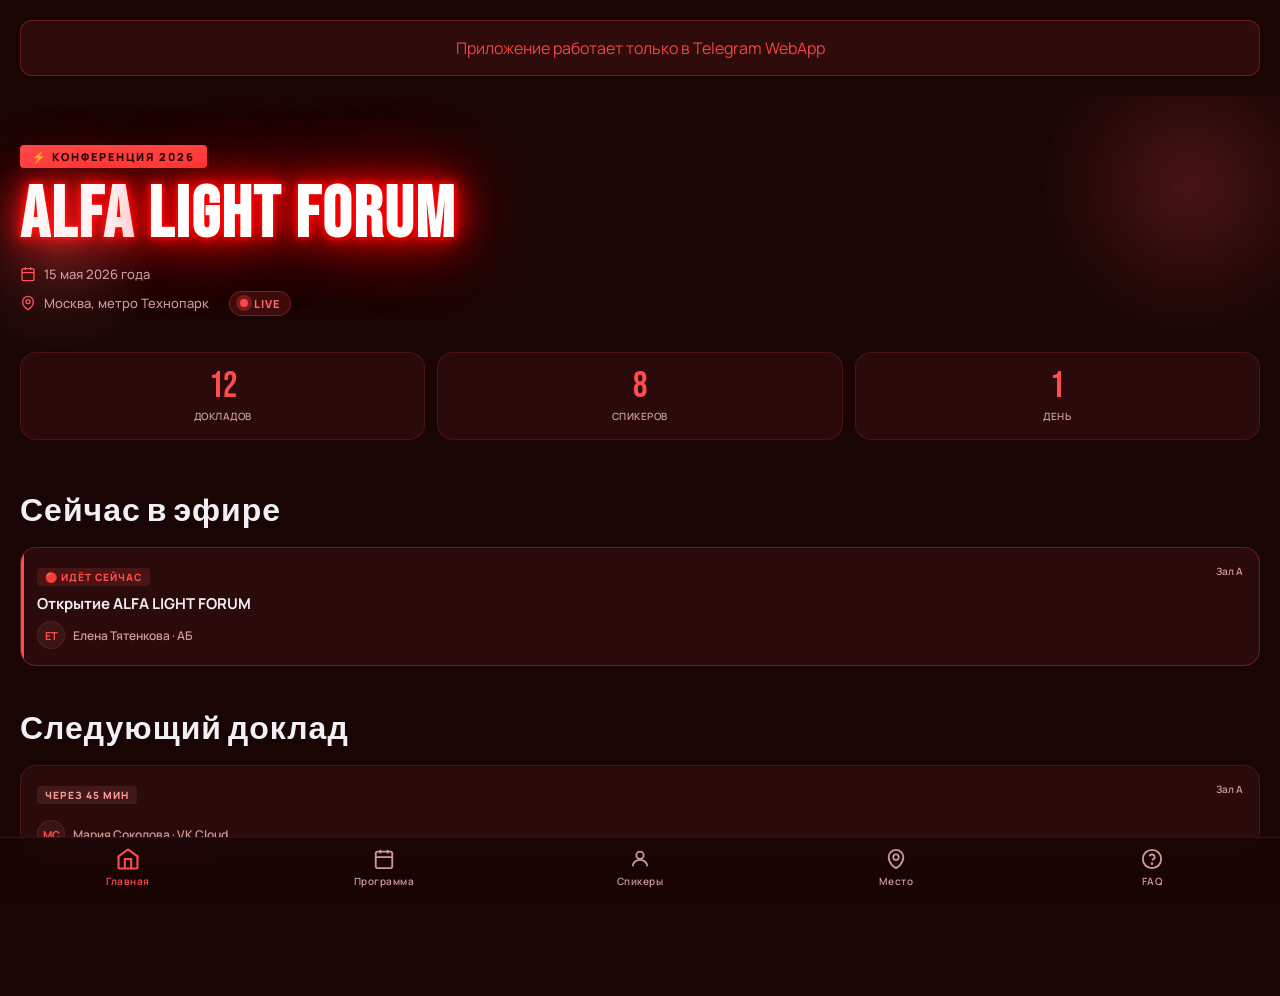
<file: index.html>
<!doctype html>
<html lang="ru">
  <head>
    <meta charset="UTF-8" />
    <meta
      name="viewport"
      content="width=device-width, initial-scale=1.0, maximum-scale=1.0, user-scalable=no"
    />
    <title>ALFA LIGHT FORUM 2026</title>
    <script src="https://telegram.org/js/telegram-web-app.js"></script>
    <link
      href="https://fonts.googleapis.com/css2?family=Bebas+Neue&family=Manrope:wght@300;400;500;600;700;800&display=swap"
      rel="stylesheet"
    />
    <link rel="stylesheet" href="./static/css/main.css" />
  </head>
  <body>
    <!-- PAGE: HOME -->
    <div class="page active" id="page-home">
      <div class="hero">
        <div class="hero-label">⚡ Конференция 2026</div>
        <h1>ALFA<br /><span>LIGHT FORUM</span></h1>
        <div class="hero-meta">
          <div class="hero-meta-item">
            <svg
              width="16"
              height="16"
              fill="none"
              stroke="currentColor"
              stroke-width="2"
              viewBox="0 0 24 24"
            >
              <rect x="3" y="4" width="18" height="18" rx="2" />
              <path d="M16 2v4M8 2v4M3 10h18" />
            </svg>
            <span id="event-date">15 мая 2026 года</span>
          </div>
          <div class="hero-meta-item">
            <svg
              width="16"
              height="16"
              fill="none"
              stroke="currentColor"
              stroke-width="2"
              viewBox="0 0 24 24"
            >
              <path
                d="M12 22s-8-4.5-8-11.8A8 8 0 0 1 12 2a8 8 0 0 1 8 8.2c0 7.3-8 11.8-8 11.8z"
              />
              <circle cx="12" cy="10" r="3" />
            </svg>
            <span id="event-location">Москва, метро Технопарк</span>
            <span class="live-badge"><span class="pulse-dot"></span>Live</span>
          </div>
        </div>
      </div>

      <div class="stats-row">
        <div class="stat-card">
          <div class="stat-num" id="stat-talks">12</div>
          <div class="stat-label">Докладов</div>
        </div>
        <div class="stat-card">
          <div class="stat-num" id="stat-speakers">8</div>
          <div class="stat-label">Спикеров</div>
        </div>
        <div class="stat-card">
          <div class="stat-num" id="stat-days">1</div>
          <div class="stat-label">День</div>
        </div>
      </div>

      <div class="section-head">
        <h2>Сейчас в эфире</h2>
      </div>
      <div style="padding: 0 20px 20px">
        <div class="event-card keynote">
          <span class="event-tag tag-keynote">🔴 Идёт сейчас</span>
          <div class="event-room">Зал A</div>
          <div class="event-title">Открытие ALFA LIGHT FORUM</div>
          <div class="event-speaker">
            <div class="speaker-ava-placeholder">ЕТ</div>
            <span class="speaker-name">Елена Тятенкова · АБ</span>
          </div>
        </div>
      </div>

      <div class="section-head">
        <h2>Следующий доклад</h2>
      </div>
      <div style="padding: 0 20px 20px">
        <div class="event-card">
          <span class="event-tag tag-talk">через 45 мин</span>
          <div class="event-room">Зал А</div>
          <div class="event-title"></div>
          <div class="event-speaker">
            <div class="speaker-ava-placeholder">МС</div>
            <span class="speaker-name">Мария Соколова · VK Cloud</span>
          </div>
        </div>
      </div>
    </div>

    <!-- PAGE: SCHEDULE -->
    <div class="page" id="page-schedule">
      <div class="section-head">
        <h2>Расписание</h2>
        <span id="schedule-days-count">2 дня</span>
      </div>

      <div class="day-tabs scrollbar-hide" id="day-tabs">
        <!-- Day tabs will be rendered here -->
      </div>

      <div class="schedule-list" id="schedule-list">
        <!-- Schedule will be rendered here -->
      </div>
    </div>

    <!-- PAGE: SPEAKERS -->
    <div class="page" id="page-speakers">
      <div class="section-head">
        <h2>Спикеры</h2>
        <span id="speakers-count">12 экспертов</span>
      </div>

      <div class="speakers-grid" id="speakers-grid">
        <!-- Speakers will be rendered here -->
      </div>
    </div>

    <!-- PAGE: MAP -->
    <div class="page" id="page-map">
      <div class="section-head">
        <h2>Место</h2>
        <span>Как добраться</span>
      </div>

      <div class="map-container">
        <div class="map-visual">
          <!-- SVG Map Illustration -->
          <svg
            class="map-svg"
            viewBox="0 0 400 220"
            xmlns="http://www.w3.org/2000/svg"
          >
            <!-- Background -->
            <rect width="400" height="220" fill="#111827" />
            <!-- Grid lines -->
            <line
              x1="0"
              y1="55"
              x2="400"
              y2="55"
              stroke="#1f2937"
              stroke-width="1"
            />
            <line
              x1="0"
              y1="110"
              x2="400"
              y2="110"
              stroke="#1f2937"
              stroke-width="1"
            />
            <line
              x1="0"
              y1="165"
              x2="400"
              y2="165"
              stroke="#1f2937"
              stroke-width="1"
            />
            <line
              x1="80"
              y1="0"
              x2="80"
              y2="220"
              stroke="#1f2937"
              stroke-width="1"
            />
            <line
              x1="160"
              y1="0"
              x2="160"
              y2="220"
              stroke="#1f2937"
              stroke-width="1"
            />
            <line
              x1="240"
              y1="0"
              x2="240"
              y2="220"
              stroke="#1f2937"
              stroke-width="1"
            />
            <line
              x1="320"
              y1="0"
              x2="320"
              y2="220"
              stroke="#1f2937"
              stroke-width="1"
            />

            <!-- Streets -->
            <rect x="0" y="85" width="400" height="18" fill="#1d2535" rx="2" />
            <rect x="0" y="118" width="400" height="12" fill="#1a2030" />
            <rect x="105" y="0" width="22" height="220" fill="#1d2535" />
            <rect x="260" y="0" width="14" height="220" fill="#1a2030" />

            <!-- Blocks -->
            <rect x="20" y="20" width="75" height="55" rx="6" fill="#1e2840" />
            <rect
              x="140"
              y="15"
              width="110"
              height="60"
              rx="6"
              fill="#1e2840"
            />
            <rect x="290" y="25" width="95" height="48" rx="6" fill="#1e2840" />
            <rect x="20" y="140" width="75" height="60" rx="6" fill="#1e2840" />
            <rect
              x="140"
              y="145"
              width="60"
              height="55"
              rx="6"
              fill="#1e2840"
            />
            <rect
              x="215"
              y="140"
              width="55"
              height="55"
              rx="6"
              fill="#1e2840"
            />
            <rect
              x="290"
              y="145"
              width="95"
              height="55"
              rx="6"
              fill="#1e2840"
            />

            <!-- Venue highlight -->
            <rect
              x="140"
              y="15"
              width="110"
              height="60"
              rx="6"
              fill="#2a3a1a"
              stroke="#e8ff5a"
              stroke-width="2"
            />
            <text
              x="195"
              y="40"
              text-anchor="middle"
              fill="#e8ff5a"
              font-size="9"
              font-weight="bold"
              font-family="monospace"
            >
              DIGITAL
            </text>
            <text
              x="195"
              y="52"
              text-anchor="middle"
              fill="#e8ff5a"
              font-size="9"
              font-weight="bold"
              font-family="monospace"
            >
              HUB
            </text>

            <!-- Metro symbol -->
            <circle cx="132" cy="94" r="9" fill="#dc2626" />
            <text
              x="132"
              y="98"
              text-anchor="middle"
              fill="white"
              font-size="10"
              font-weight="bold"
              font-family="monospace"
            >
              M
            </text>
            <text
              x="132"
              y="113"
              text-anchor="middle"
              fill="#9ca3af"
              font-size="7"
              font-family="monospace"
            >
              Тех.парк
            </text>

            <!-- Pin -->
            <circle cx="195" cy="75" r="6" fill="#e8ff5a" opacity="0.3" />
            <circle cx="195" cy="75" r="3.5" fill="#e8ff5a" />

            <!-- Street labels -->
            <text
              x="200"
              y="97"
              text-anchor="middle"
              fill="#6b7280"
              font-size="8"
              font-family="monospace"
            >
              ул. Технологическая
            </text>
            <text
              x="116"
              y="65"
              text-anchor="middle"
              fill="#4b5563"
              font-size="7"
              font-family="monospace"
              transform="rotate(-90,116,65)"
            >
              Инновац. пр-т
            </text>
            <text
              x="267"
              y="65"
              text-anchor="middle"
              fill="#4b5563"
              font-size="7"
              font-family="monospace"
              transform="rotate(-90,267,65)"
            >
              Цифровой бульв.
            </text>

            <!-- Scale and north -->
            <text
              x="355"
              y="210"
              fill="#4b5563"
              font-size="7"
              font-family="monospace"
            >
              200 м
            </text>
            <line
              x1="355"
              y1="205"
              x2="390"
              y2="205"
              stroke="#4b5563"
              stroke-width="1"
            />
            <text
              x="20"
              y="210"
              fill="#6b7280"
              font-size="8"
              font-family="monospace"
            >
              ↑ N
            </text>
          </svg>
        </div>

        <div class="map-info">
          <div class="venue-name" id="venue-name">Центр Digital Hub</div>
          <div class="venue-address" id="venue-address">
            г. Москва, ул. Технологическая, 42, стр. 2<br />Зал «Горизонт», 3-й
            этаж
          </div>

          <div class="transport-grid" id="transport-grid">
            <!-- Transport options will be rendered here -->
          </div>

          <button class="map-btn" id="map-btn">
            <svg
              width="18"
              height="18"
              fill="none"
              stroke="currentColor"
              stroke-width="2"
              viewBox="0 0 24 24"
            >
              <path
                d="M12 22s-8-4.5-8-11.8A8 8 0 0 1 12 2a8 8 0 0 1 8 8.2c0 7.3-8 11.8-8 11.8z"
              />
              <circle cx="12" cy="10" r="3" />
            </svg>
            Открыть в Яндекс.Картах
          </button>
        </div>
      </div>
    </div>

    <!-- PAGE: FAQ -->
    <div class="page" id="page-faq">
      <div class="section-head">
        <h2>Вопросы</h2>
        <span>FAQ</span>
      </div>

      <div class="faq-list" id="faq-list">
        <!-- FAQ items will be rendered here -->
      </div>
    </div>

    <!-- BOTTOM NAV -->
    <nav class="nav">
      <button class="nav-btn active" onclick="switchPage('home', this)">
        <svg
          fill="none"
          stroke="currentColor"
          stroke-width="2"
          viewBox="0 0 24 24"
        >
          <path d="M3 9.5L12 3l9 6.5V20a1 1 0 0 1-1 1H4a1 1 0 0 1-1-1V9.5z" />
          <path d="M9 21V12h6v9" />
        </svg>
        Главная
      </button>
      <button class="nav-btn" onclick="switchPage('schedule', this)">
        <svg
          fill="none"
          stroke="currentColor"
          stroke-width="2"
          viewBox="0 0 24 24"
        >
          <rect x="3" y="4" width="18" height="18" rx="2" />
          <path d="M16 2v4M8 2v4M3 10h18" />
        </svg>
        Программа
      </button>
      <button class="nav-btn" onclick="switchPage('speakers', this)">
        <svg
          fill="none"
          stroke="currentColor"
          stroke-width="2"
          viewBox="0 0 24 24"
        >
          <circle cx="12" cy="8" r="4" />
          <path d="M4 20c0-4 3.6-7 8-7s8 3 8 7" />
        </svg>
        Спикеры
      </button>
      <button class="nav-btn" onclick="switchPage('map', this)">
        <svg
          fill="none"
          stroke="currentColor"
          stroke-width="2"
          viewBox="0 0 24 24"
        >
          <path
            d="M12 22s-8-4.5-8-11.8A8 8 0 0 1 12 2a8 8 0 0 1 8 8.2c0 7.3-8 11.8-8 11.8z"
          />
          <circle cx="12" cy="10" r="3" />
        </svg>
        Место
      </button>
      <button class="nav-btn" onclick="switchPage('faq', this)">
        <svg
          fill="none"
          stroke="currentColor"
          stroke-width="2"
          viewBox="0 0 24 24"
        >
          <circle cx="12" cy="12" r="10" />
          <path d="M9.1 9a3 3 0 0 1 5.8 1c0 2-3 3-3 3" />
          <circle cx="12" cy="17" r="0.5" fill="currentColor" />
        </svg>
        FAQ
      </button>
    </nav>

    <script src="./static/js/app.js"></script>
  </body>
</html>
</file>
<file: static/css/main.css>
:root {
  --bg: #1a0505;
  --surface: #2a0a0a;
  --surface2: #3a1515;
  --accent: #ff4d4d;
  --accent2: #ff9999;
  --text: #f0f0f5;
  --muted: #cc9999;
  --border: rgba(255, 77, 77, 0.15);
  --radius: 16px;
}

* {
  margin: 0;
  padding: 0;
  box-sizing: border-box;
  -webkit-tap-highlight-color: transparent;
}

body {
  font-family: "Manrope", sans-serif;
  background: var(--bg);
  color: var(--text);
  min-height: 100vh;
  overflow-x: hidden;
}

/* NAV */
.nav {
  position: fixed;
  bottom: 0;
  left: 0;
  right: 0;
  background: rgba(26, 5, 5, 0.95);
  backdrop-filter: blur(20px);
  border-top: 1px solid var(--border);
  display: flex;
  z-index: 100;
  padding-bottom: env(safe-area-inset-bottom);
}
.nav-btn {
  flex: 1;
  display: flex;
  flex-direction: column;
  align-items: center;
  gap: 4px;
  padding: 10px 0 12px;
  background: none;
  border: none;
  color: var(--muted);
  font-family: "Manrope", sans-serif;
  font-size: 10px;
  font-weight: 600;
  letter-spacing: 0.5px;
  cursor: pointer;
  transition: color 0.2s;
}
.nav-btn.active {
  color: var(--accent);
}
.nav-btn svg {
  width: 22px;
  height: 22px;
  transition: transform 0.2s;
}
.nav-btn.active svg {
  transform: scale(1.15);
}

/* PAGES */
.page {
  display: none;
  padding-bottom: 80px;
  min-height: 100vh;
}
.page.active {
  display: block;
}

/* HERO */
.hero {
  position: relative;
  padding: 48px 20px 36px;
  overflow: hidden;
}
.hero::before {
  content: "";
  position: absolute;
  top: -60px;
  right: -60px;
  width: 300px;
  height: 300px;
  background: radial-gradient(
    circle,
    rgba(255, 77, 77, 0.2) 0%,
    transparent 70%
  );
  pointer-events: none;
}
.hero::after {
  content: "";
  position: absolute;
  bottom: 0;
  left: -40px;
  width: 200px;
  height: 200px;
  background: radial-gradient(
    circle,
    rgba(255, 153, 153, 0.15) 0%,
    transparent 70%
  );
  pointer-events: none;
}
.hero-label {
  display: inline-block;
  background: var(--accent);
  color: #000;
  font-size: 11px;
  font-weight: 800;
  letter-spacing: 2px;
  text-transform: uppercase;
  padding: 4px 12px;
  border-radius: 4px;
  margin-bottom: 16px;
}
.hero h1 {
  font-family: "Bebas Neue", sans-serif;
  font-size: 72px;
  line-height: 0.9;
  letter-spacing: 2px;
  color: #ffffff;
  margin-bottom: 16px;
  text-shadow: 
    0 0 5px #ff0000,
    0 0 10px #ff0000,
    0 0 20px #ff0000,
    0 0 40px #ff0000,
    0 0 80px #ff0000;
  animation: neon-pulse 2s ease-in-out infinite alternate;
}
@keyframes neon-pulse {
  from {
    text-shadow: 
      0 0 5px #ff0000,
      0 0 10px #ff0000,
      0 0 20px #ff0000,
      0 0 40px #ff0000;
  }
  to {
    text-shadow: 
      0 0 10px #ff0000,
      0 0 20px #ff0000,
      0 0 40px #ff0000,
      0 0 80px #ff0000,
      0 0 100px #ff0000;
  }
}
.hero h1 span {
  color: #ffffff;
  text-shadow: 
    0 0 5px #ff0000,
    0 0 10px #ff0000,
    0 0 20px #ff0000,
    0 0 40px #ff0000,
    0 0 80px #ff0000;
  animation: neon-pulse 2s ease-in-out infinite alternate;
}
.hero-meta {
  display: flex;
  flex-direction: column;
  gap: 8px;
}
.hero-meta-item {
  display: flex;
  align-items: center;
  gap: 8px;
  color: var(--muted);
  font-size: 13px;
  font-weight: 500;
}
.hero-meta-item svg {
  color: var(--accent);
  flex-shrink: 0;
}

.stats-row {
  display: grid;
  grid-template-columns: repeat(3, 1fr);
  gap: 12px;
  padding: 0 20px 28px;
}
.stat-card {
  background: var(--surface);
  border: 1px solid var(--border);
  border-radius: var(--radius);
  padding: 16px 12px;
  text-align: center;
}
.stat-num {
  font-family: "Bebas Neue", sans-serif;
  font-size: 36px;
  color: var(--accent);
  line-height: 1;
}
.stat-label {
  font-size: 10px;
  font-weight: 600;
  color: var(--muted);
  text-transform: uppercase;
  letter-spacing: 0.5px;
  margin-top: 4px;
}

/* SECTION HEADERS */
.section-head {
  padding: 24px 20px 16px;
  display: flex;
  align-items: baseline;
  gap: 12px;
}
.section-head h2 {
  font-family: "Bebas Neue", sans-serif;
  font-size: 32px;
  letter-spacing: 1px;
}
.section-head span {
  font-size: 12px;
  font-weight: 600;
  color: var(--muted);
  text-transform: uppercase;
  letter-spacing: 1px;
}

/* SCHEDULE */
.day-tabs {
  display: flex;
  gap: 8px;
  padding: 0 20px 20px;
  overflow-x: auto;
  scrollbar-width: none;
}
.day-tab {
  flex-shrink: 0;
  padding: 8px 20px;
  border-radius: 40px;
  border: 1px solid var(--border);
  background: var(--surface);
  color: var(--muted);
  font-family: "Manrope", sans-serif;
  font-size: 13px;
  font-weight: 700;
  cursor: pointer;
  transition: all 0.2s;
}
.day-tab.active {
  background: var(--accent);
  border-color: var(--accent);
  color: #000;
}

.schedule-list {
  padding: 0 20px;
}
.schedule-day {
  display: none;
}
.schedule-day.active {
  display: block;
}

.time-slot {
  display: grid;
  grid-template-columns: 60px 1fr;
  gap: 0 16px;
  margin-bottom: 8px;
}
.time-col {
  display: flex;
  flex-direction: column;
  align-items: center;
  padding-top: 20px;
}
.time-text {
  font-size: 11px;
  font-weight: 700;
  color: var(--muted);
  white-space: nowrap;
}
.time-line {
  flex: 1;
  width: 1px;
  background: var(--border);
  margin-top: 8px;
  min-height: 20px;
}
.time-dot {
  width: 8px;
  height: 8px;
  border-radius: 50%;
  background: var(--accent);
  margin-top: 6px;
  flex-shrink: 0;
}

.event-card {
  background: var(--surface);
  border: 1px solid var(--border);
  border-radius: var(--radius);
  padding: 16px;
  position: relative;
  overflow: hidden;
  transition:
    transform 0.2s,
    border-color 0.2s;
}
.event-card:active {
  transform: scale(0.98);
}
.event-card.keynote {
  border-color: rgba(255, 77, 77, 0.3);
}
.event-card.keynote::before {
  content: "";
  position: absolute;
  left: 0;
  top: 0;
  bottom: 0;
  width: 3px;
  background: var(--accent);
}
.event-card.break {
  background: transparent;
  border-style: dashed;
}
.event-tag {
  display: inline-block;
  font-size: 10px;
  font-weight: 800;
  letter-spacing: 1px;
  text-transform: uppercase;
  padding: 2px 8px;
  border-radius: 4px;
  margin-bottom: 8px;
}
.tag-keynote {
  background: rgba(255, 77, 77, 0.15);
  color: var(--accent);
}
.tag-talk {
  background: rgba(255, 153, 153, 0.1);
  color: var(--accent2);
}
.tag-break {
  background: rgba(255, 255, 255, 0.05);
  color: var(--muted);
}
.tag-workshop {
  background: rgba(180, 90, 255, 0.15);
  color: #c47aff;
}
.event-title {
  font-size: 15px;
  font-weight: 700;
  line-height: 1.3;
  margin-bottom: 8px;
}
.event-speaker {
  display: flex;
  align-items: center;
  gap: 8px;
}
.speaker-ava {
  width: 28px;
  height: 28px;
  border-radius: 50%;
  object-fit: cover;
  border: 1.5px solid var(--border);
}
.speaker-ava-placeholder {
  width: 28px;
  height: 28px;
  border-radius: 50%;
  background: var(--surface2);
  border: 1.5px solid var(--border);
  display: flex;
  align-items: center;
  justify-content: center;
  font-size: 11px;
  font-weight: 700;
  color: var(--accent);
}
.speaker-name {
  font-size: 12px;
  color: var(--muted);
  font-weight: 600;
}
.event-room {
  position: absolute;
  top: 16px;
  right: 16px;
  font-size: 10px;
  color: var(--muted);
  font-weight: 600;
}

/* SPEAKERS */
.speakers-grid {
  display: grid;
  grid-template-columns: 1fr 1fr;
  gap: 12px;
  padding: 0 20px;
}
.speaker-card {
  background: var(--surface);
  border: 1px solid var(--border);
  border-radius: var(--radius);
  padding: 20px 16px;
  text-align: center;
  transition:
    transform 0.2s,
    border-color 0.2s;
  cursor: pointer;
}
.speaker-card:active {
  transform: scale(0.97);
}
.speaker-card.featured {
  grid-column: span 2;
  display: flex;
  align-items: center;
  gap: 20px;
  text-align: left;
  border-color: rgba(255, 77, 77, 0.3);
  background: linear-gradient(
    135deg,
    var(--surface) 0%,
    rgba(255, 77, 77, 0.08) 100%
  );
}
.speaker-photo {
  width: 80px;
  height: 80px;
  border-radius: 50%;
  object-fit: cover;
  border: 2px solid var(--border);
  background: var(--surface2);
  display: flex;
  align-items: center;
  justify-content: center;
  font-family: "Bebas Neue", sans-serif;
  font-size: 28px;
  color: var(--accent);
  flex-shrink: 0;
}
.speaker-card.featured .speaker-photo {
  width: 90px;
  height: 90px;
}
.speaker-badge {
  display: inline-block;
  font-size: 10px;
  font-weight: 800;
  letter-spacing: 1px;
  text-transform: uppercase;
  color: var(--accent);
  margin-bottom: 8px;
}
.speaker-card-name {
  font-size: 15px;
  font-weight: 800;
  margin-bottom: 4px;
  line-height: 1.2;
}
.speaker-card-role {
  font-size: 11px;
  color: var(--muted);
  font-weight: 500;
  line-height: 1.4;
  margin-bottom: 10px;
}
.speaker-card.featured .speaker-card-name {
  font-size: 18px;
}
.speaker-topics {
  display: flex;
  flex-wrap: wrap;
  gap: 4px;
  justify-content: center;
}
.speaker-card.featured .speaker-topics {
  justify-content: flex-start;
}
.topic-pill {
  background: var(--surface2);
  border: 1px solid var(--border);
  color: var(--muted);
  font-size: 10px;
  font-weight: 600;
  padding: 3px 8px;
  border-radius: 20px;
}

/* MAP */
.map-container {
  margin: 0 20px;
  border-radius: var(--radius);
  overflow: hidden;
  border: 1px solid var(--border);
  background: var(--surface);
}
.map-visual {
  width: 100%;
  height: 220px;
  background: #1a1f2e;
  position: relative;
  overflow: hidden;
  display: flex;
  align-items: center;
  justify-content: center;
}
.map-svg {
  width: 100%;
  height: 100%;
}
.map-info {
  padding: 20px;
}
.venue-name {
  font-family: "Bebas Neue", sans-serif;
  font-size: 28px;
  letter-spacing: 1px;
  margin-bottom: 6px;
}
.venue-address {
  font-size: 13px;
  color: var(--muted);
  font-weight: 500;
  line-height: 1.5;
  margin-bottom: 16px;
}
.transport-grid {
  display: grid;
  grid-template-columns: 1fr 1fr;
  gap: 10px;
  margin-bottom: 16px;
}
.transport-item {
  background: var(--surface2);
  border-radius: 12px;
  padding: 12px;
  border: 1px solid var(--border);
}
.transport-icon {
  font-size: 20px;
  margin-bottom: 6px;
}
.transport-title {
  font-size: 12px;
  font-weight: 700;
  margin-bottom: 4px;
}
.transport-desc {
  font-size: 11px;
  color: var(--muted);
  line-height: 1.4;
}
.map-btn {
  display: flex;
  align-items: center;
  justify-content: center;
  gap: 8px;
  width: 100%;
  padding: 14px;
  background: var(--accent);
  color: #000;
  border: none;
  border-radius: 12px;
  font-family: "Manrope", sans-serif;
  font-size: 14px;
  font-weight: 800;
  cursor: pointer;
  transition: opacity 0.2s;
}
.map-btn:active {
  opacity: 0.85;
}

/* FAQ */
.faq-list {
  padding: 0 20px;
}
.faq-item {
  background: var(--surface);
  border: 1px solid var(--border);
  border-radius: var(--radius);
  margin-bottom: 10px;
  overflow: hidden;
  transition: border-color 0.2s;
}
.faq-item.open {
  border-color: rgba(255, 77, 77, 0.35);
}
.faq-q {
  width: 100%;
  display: flex;
  justify-content: space-between;
  align-items: center;
  gap: 12px;
  padding: 18px 20px;
  background: none;
  border: none;
  color: var(--text);
  font-family: "Manrope", sans-serif;
  font-size: 14px;
  font-weight: 700;
  text-align: left;
  cursor: pointer;
  line-height: 1.4;
}
.faq-icon {
  width: 24px;
  height: 24px;
  border-radius: 50%;
  background: var(--surface2);
  display: flex;
  align-items: center;
  justify-content: center;
  flex-shrink: 0;
  transition:
    background 0.2s,
    transform 0.3s;
  font-size: 14px;
  color: var(--accent);
}
.faq-item.open .faq-icon {
  transform: rotate(45deg);
  background: var(--accent);
  color: #000;
}
.faq-a {
  max-height: 0;
  overflow: hidden;
  transition:
    max-height 0.35s ease,
    padding 0.2s;
}
.faq-item.open .faq-a {
  max-height: 300px;
}
.faq-a-inner {
  padding: 0 20px 18px;
  font-size: 13px;
  color: var(--muted);
  line-height: 1.65;
  font-weight: 500;
}

/* PULSE dot */
.pulse-dot {
  display: inline-block;
  width: 8px;
  height: 8px;
  background: #ff4545;
  border-radius: 50%;
  margin-right: 6px;
  position: relative;
}
.pulse-dot::after {
  content: "";
  position: absolute;
  inset: -4px;
  border-radius: 50%;
  background: rgba(255, 69, 69, 0.3);
  animation: pulse 1.5s ease-out infinite;
}
@keyframes pulse {
  0% {
    opacity: 1;
    transform: scale(0.8);
  }
  100% {
    opacity: 0;
    transform: scale(2);
  }
}

.live-badge {
  display: inline-flex;
  align-items: center;
  background: rgba(255, 69, 69, 0.15);
  border: 1px solid rgba(255, 69, 69, 0.3);
  border-radius: 20px;
  padding: 4px 10px;
  font-size: 11px;
  font-weight: 800;
  color: #ff6b6b;
  letter-spacing: 1px;
  text-transform: uppercase;
  margin-left: 12px;
}

/* Page load animation */
@keyframes fadeUp {
  from {
    opacity: 0;
    transform: translateY(16px);
  }
  to {
    opacity: 1;
    transform: translateY(0);
  }
}
.page.active > * {
  animation: fadeUp 0.4s ease both;
}
.page.active > *:nth-child(2) {
  animation-delay: 0.06s;
}
.page.active > *:nth-child(3) {
  animation-delay: 0.12s;
}
.page.active > *:nth-child(4) {
  animation-delay: 0.18s;
}

.scrollbar-hide {
  scrollbar-width: none;
}
.scrollbar-hide::-webkit-scrollbar {
  display: none;
}

.empty-note {
  text-align: center;
  padding: 40px 20px;
  color: var(--muted);
  font-size: 13px;
}

/* Loading spinner */
.loading {
  display: flex;
  justify-content: center;
  align-items: center;
  padding: 40px;
}
.spinner {
  width: 32px;
  height: 32px;
  border: 3px solid rgba(255, 255, 255, 0.1);
  border-top-color: var(--accent);
  border-radius: 50%;
  animation: spin 1s linear infinite;
}
@keyframes spin {
  to { transform: rotate(360deg); }
}

/* Error message */
.error-message {
  background: rgba(239, 68, 68, 0.1);
  border: 1px solid rgba(239, 68, 68, 0.3);
  color: #ef4444;
  padding: 16px;
  border-radius: 12px;
  margin: 20px;
  text-align: center;
}
</file>
